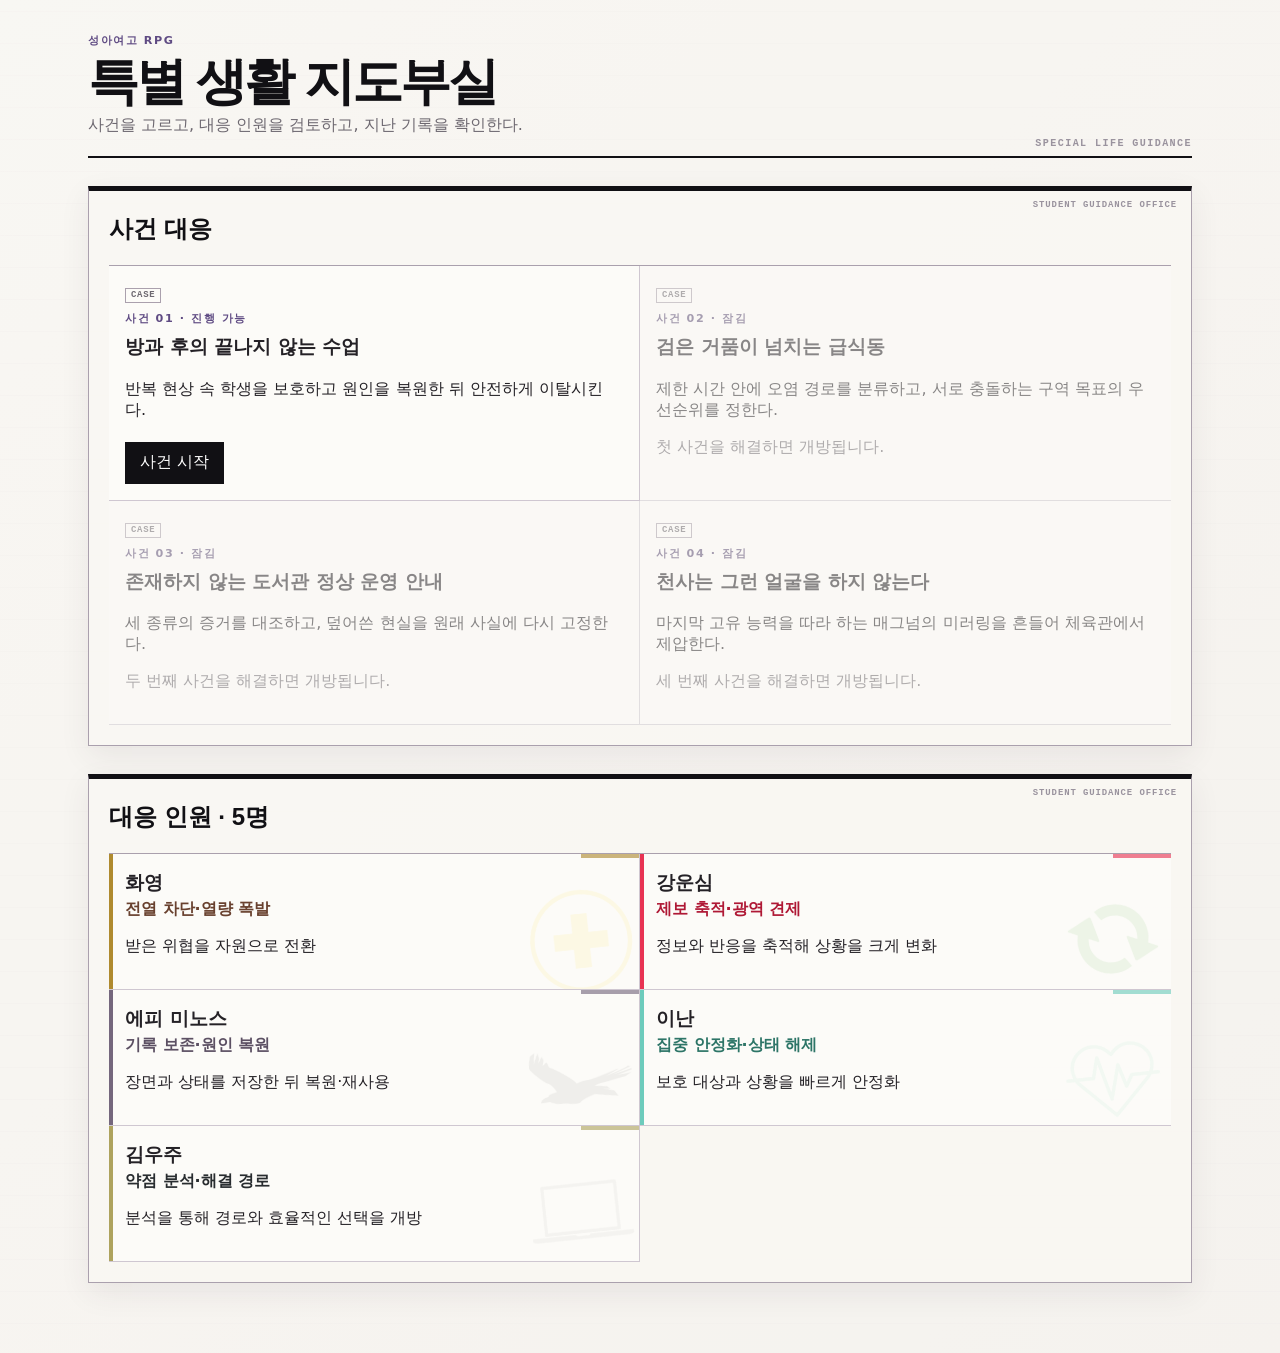
<file: src/index.html>
<!doctype html><html lang="ko"><head><meta charset="UTF-8"><meta name="viewport" content="width=device-width,initial-scale=1"><title>성아여고 RPG · 특별 생활 지도부실</title><link rel="stylesheet" href="styles.css"></head><body><main class="app-shell"><header class="hero"><p class="eyebrow">성아여고 RPG</p><h1>특별 생활 지도부실</h1><p class="subtitle">사건을 고르고, 대응 인원을 검토하고, 지난 기록을 확인한다.</p></header><section id="hub"></section></main><script src="data/campaign.js"></script><script src="data/characters.js"></script><script src="data/neutral-abilities.js"></script><script src="ui-common.js"></script><script src="hub.js"></script></body></html>
</file>
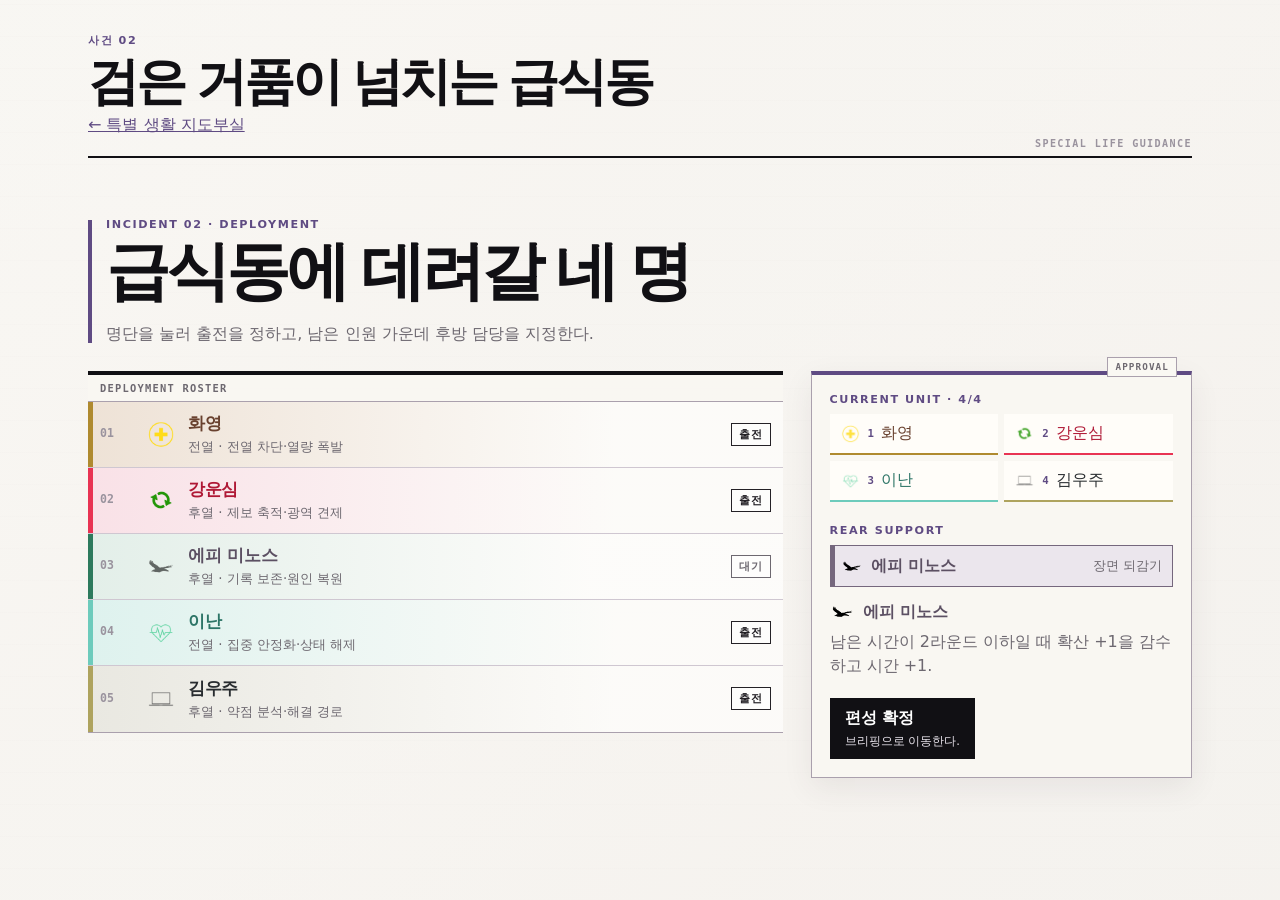
<file: src/cafeteria.html>
<!doctype html><html lang="ko"><head><meta charset="UTF-8"><meta name="viewport" content="width=device-width,initial-scale=1"><title>검은 거품이 넘치는 급식동</title><link rel="stylesheet" href="styles.css"></head><body><main class="app-shell"><header class="hero"><p class="eyebrow">사건 02</p><h1>검은 거품이 넘치는 급식동</h1><p class="subtitle"><a href="index.html">← 특별 생활 지도부실</a></p></header><section id="app"></section></main><script src="data/campaign.js"></script><script src="data/characters.js"></script><script src="data/neutral-abilities.js"></script><script src="data/cafeteria-incident.js"></script><script src="cafeteria-engine.js"></script><script src="ui-common.js"></script><script src="cafeteria-app.js"></script></body></html>
</file>
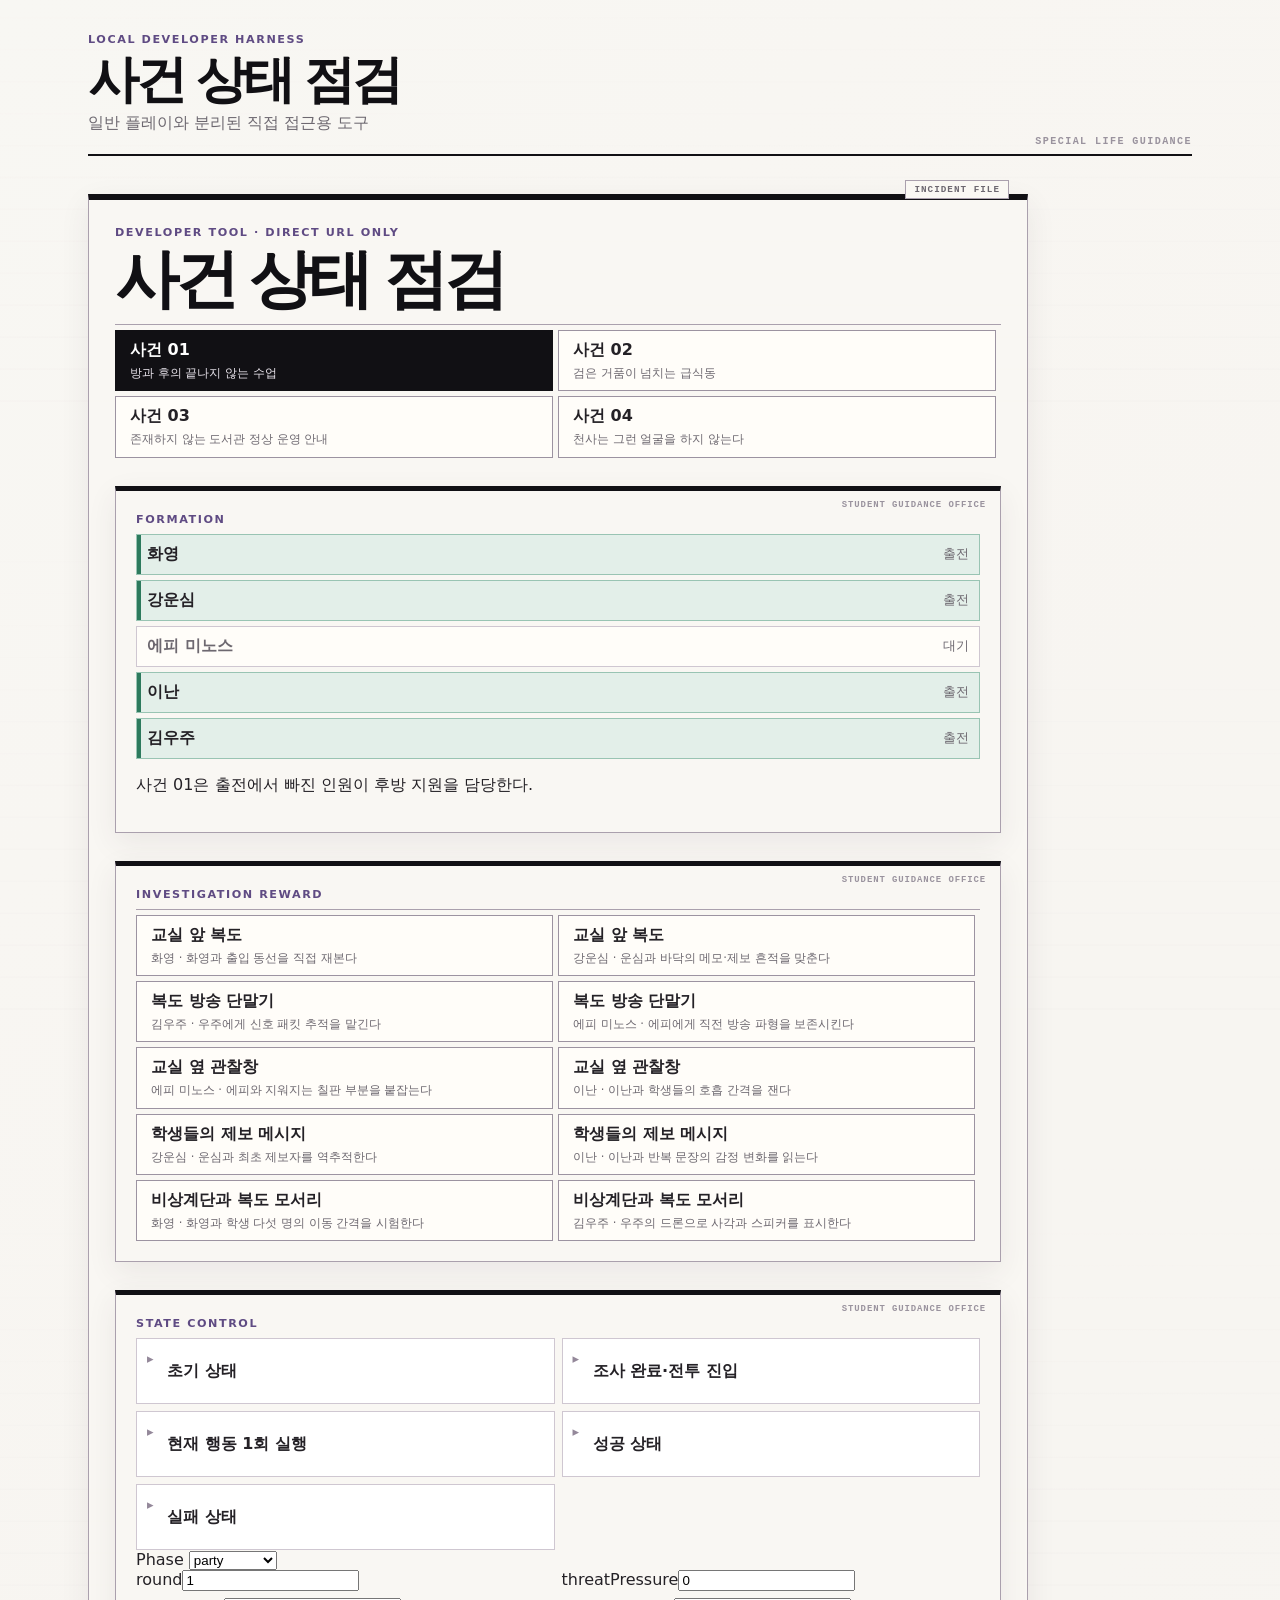
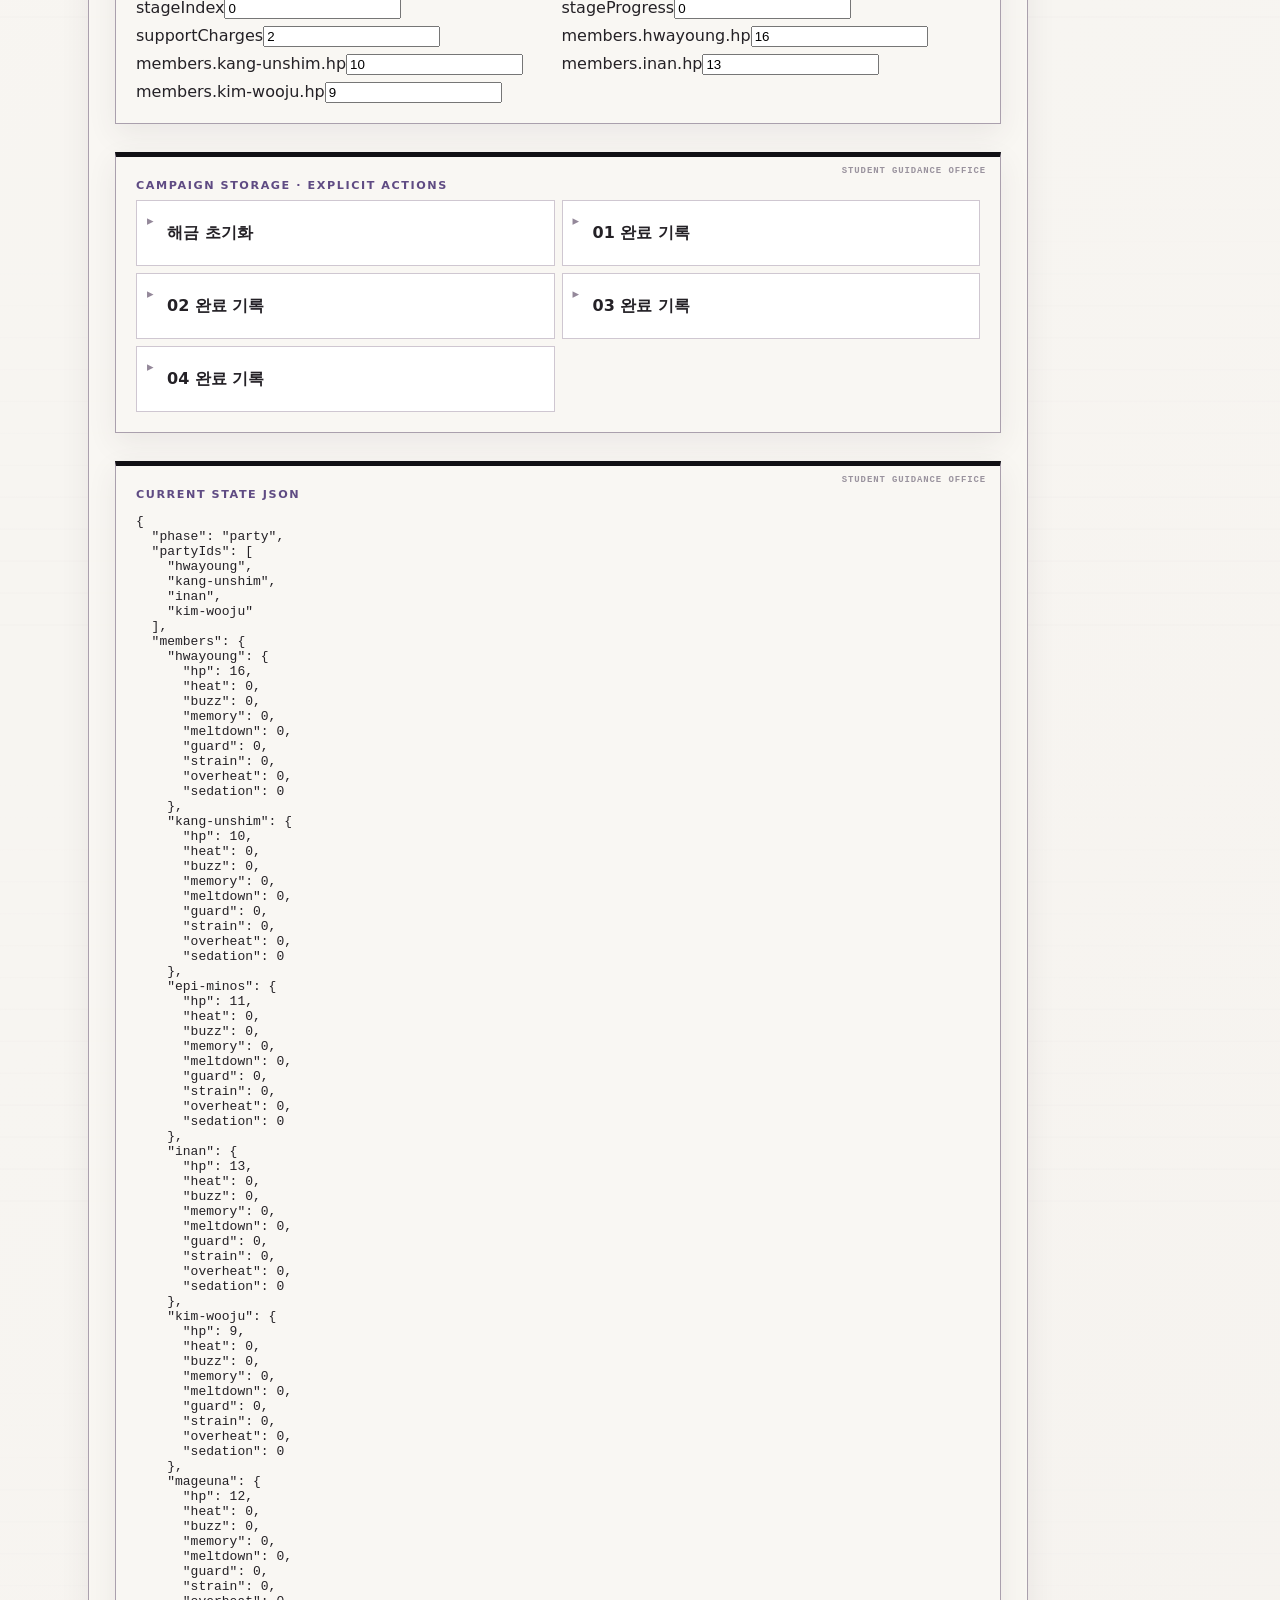
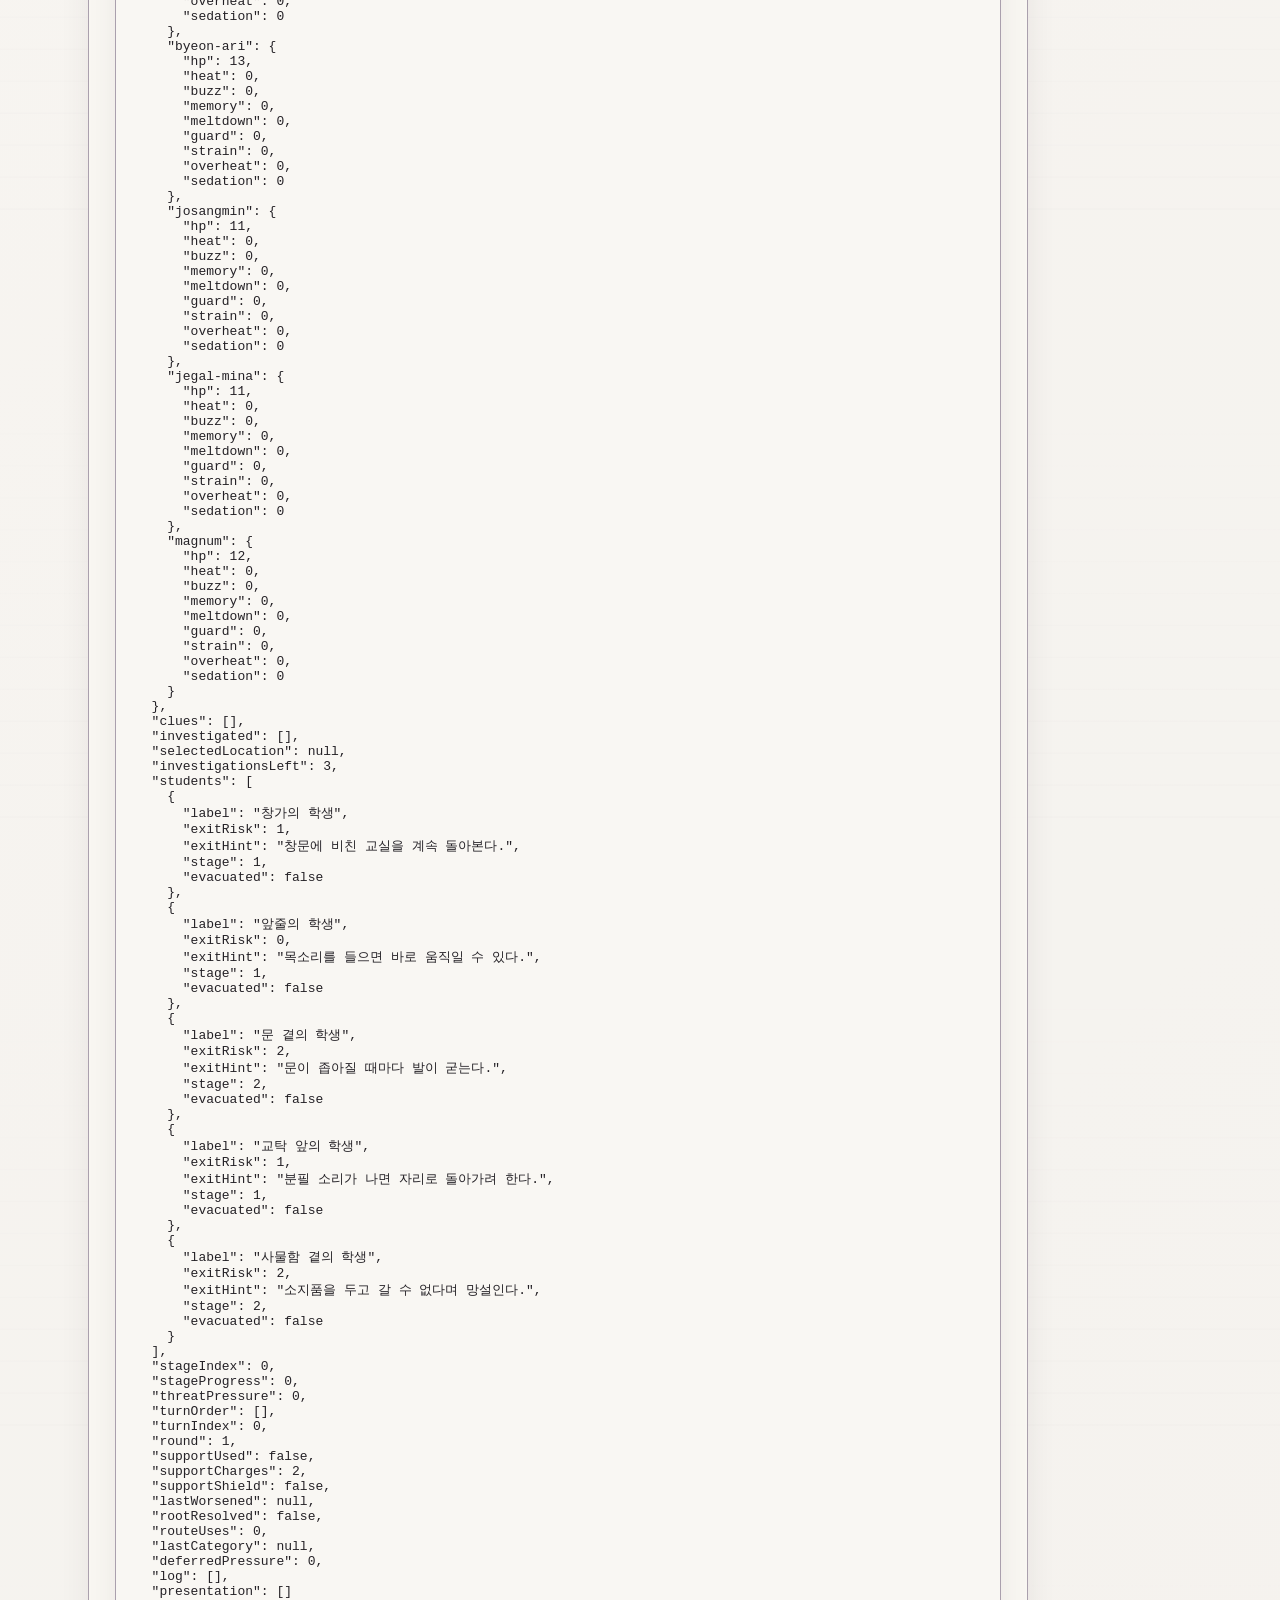
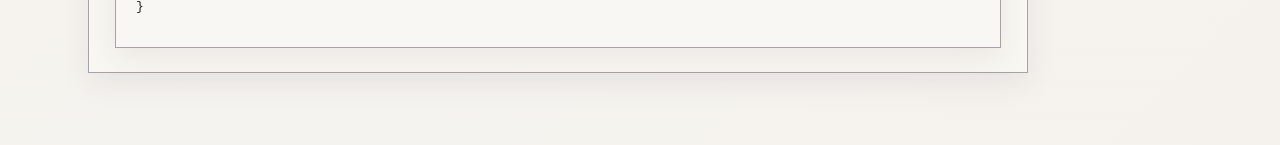
<file: src/debug.html>
<!doctype html><html lang="ko"><head><meta charset="UTF-8"><meta name="viewport" content="width=device-width,initial-scale=1"><title>성아여고 RPG · 개발 점검</title><link rel="stylesheet" href="styles.css"></head><body><main class="app-shell"><header class="hero"><p class="eyebrow">LOCAL DEVELOPER HARNESS</p><h1>사건 상태 점검</h1><p class="subtitle">일반 플레이와 분리된 직접 접근용 도구</p></header><section id="debug-app"></section></main><script src="data/campaign.js"></script><script src="data/characters.js"></script><script src="data/neutral-abilities.js"></script><script src="data/tutorial-endless-classroom.js"></script><script src="data/cafeteria-incident.js"></script><script src="data/library-incident.js"></script><script src="data/magnum-incident.js"></script><script src="engine.js"></script><script src="cafeteria-engine.js"></script><script src="library-engine.js"></script><script src="magnum-engine.js"></script><script src="ui-common.js"></script><script src="debug-adapters.js"></script><script src="debug-app.js"></script></body></html>
</file>
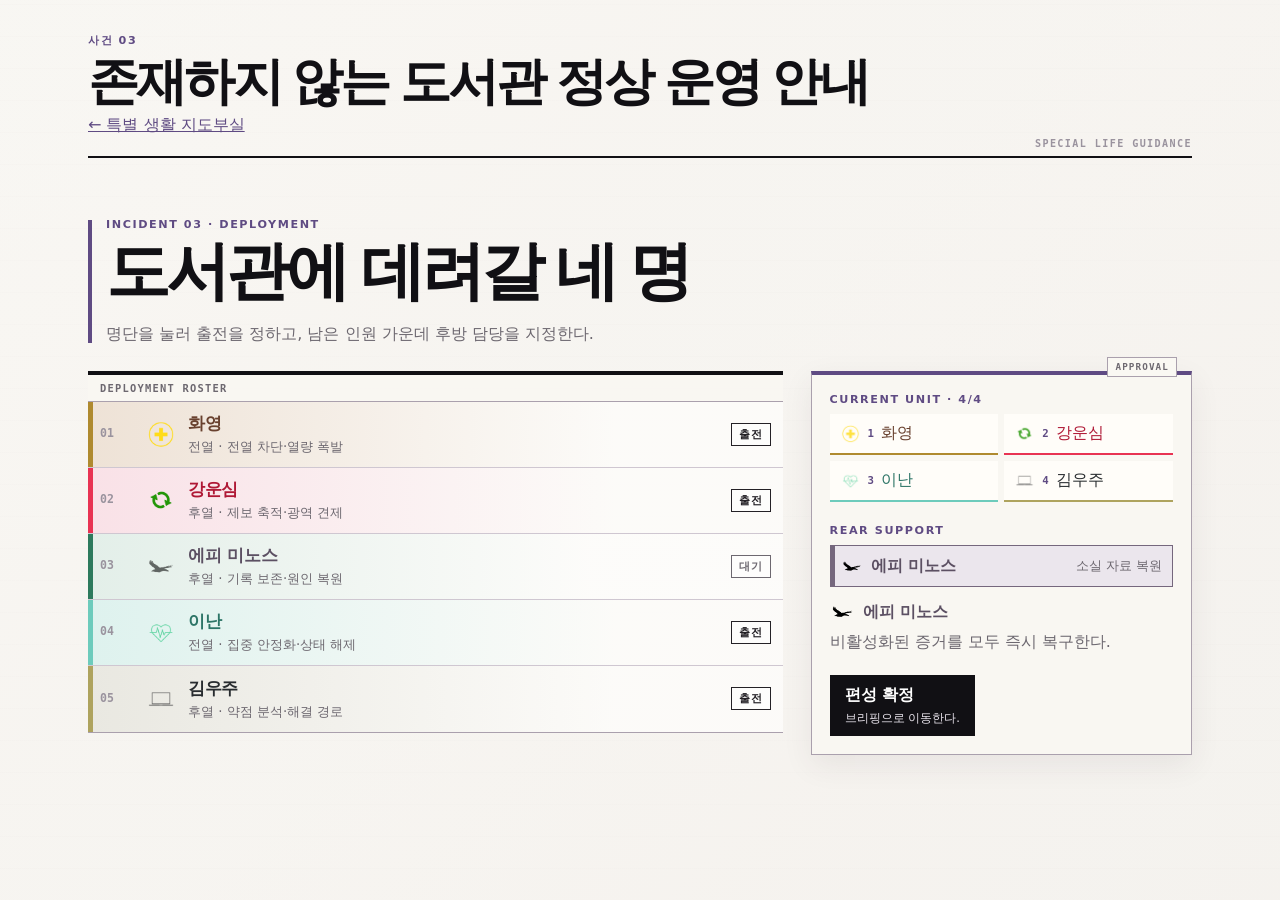
<file: src/library.html>
<!doctype html><html lang="ko"><head><meta charset="UTF-8"><meta name="viewport" content="width=device-width,initial-scale=1"><title>존재하지 않는 도서관 정상 운영 안내</title><link rel="stylesheet" href="styles.css"></head><body><main class="app-shell"><header class="hero"><p class="eyebrow">사건 03</p><h1>존재하지 않는 도서관 정상 운영 안내</h1><p class="subtitle"><a href="index.html">← 특별 생활 지도부실</a></p></header><section id="app"></section></main><script src="data/campaign.js"></script><script src="data/characters.js"></script><script src="data/neutral-abilities.js"></script><script src="data/library-incident.js"></script><script src="library-engine.js"></script><script src="ui-common.js"></script><script src="library-app.js"></script></body></html>
</file>
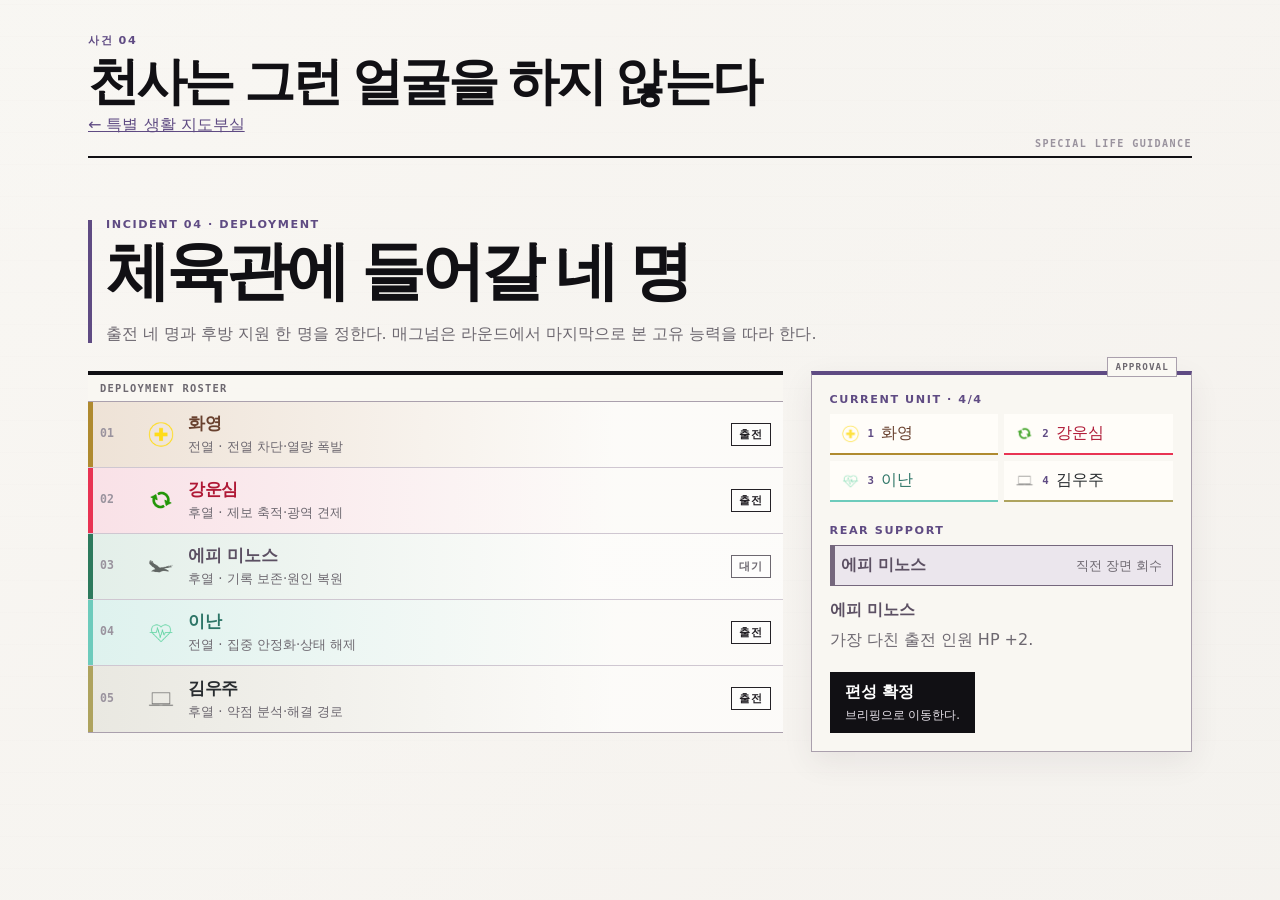
<file: src/magnum.html>
<!doctype html><html lang="ko"><head><meta charset="UTF-8"><meta name="viewport" content="width=device-width,initial-scale=1"><title>천사는 그런 얼굴을 하지 않는다</title><link rel="stylesheet" href="styles.css"></head><body><main class="app-shell"><header class="hero"><p class="eyebrow">사건 04</p><h1>천사는 그런 얼굴을 하지 않는다</h1><p class="subtitle"><a href="index.html">← 특별 생활 지도부실</a></p></header><section id="app"></section></main><script src="data/campaign.js"></script><script src="data/characters.js"></script><script src="data/neutral-abilities.js"></script><script src="data/magnum-incident.js"></script><script src="magnum-engine.js"></script><script src="ui-common.js"></script><script src="magnum-app.js"></script></body></html>
</file>
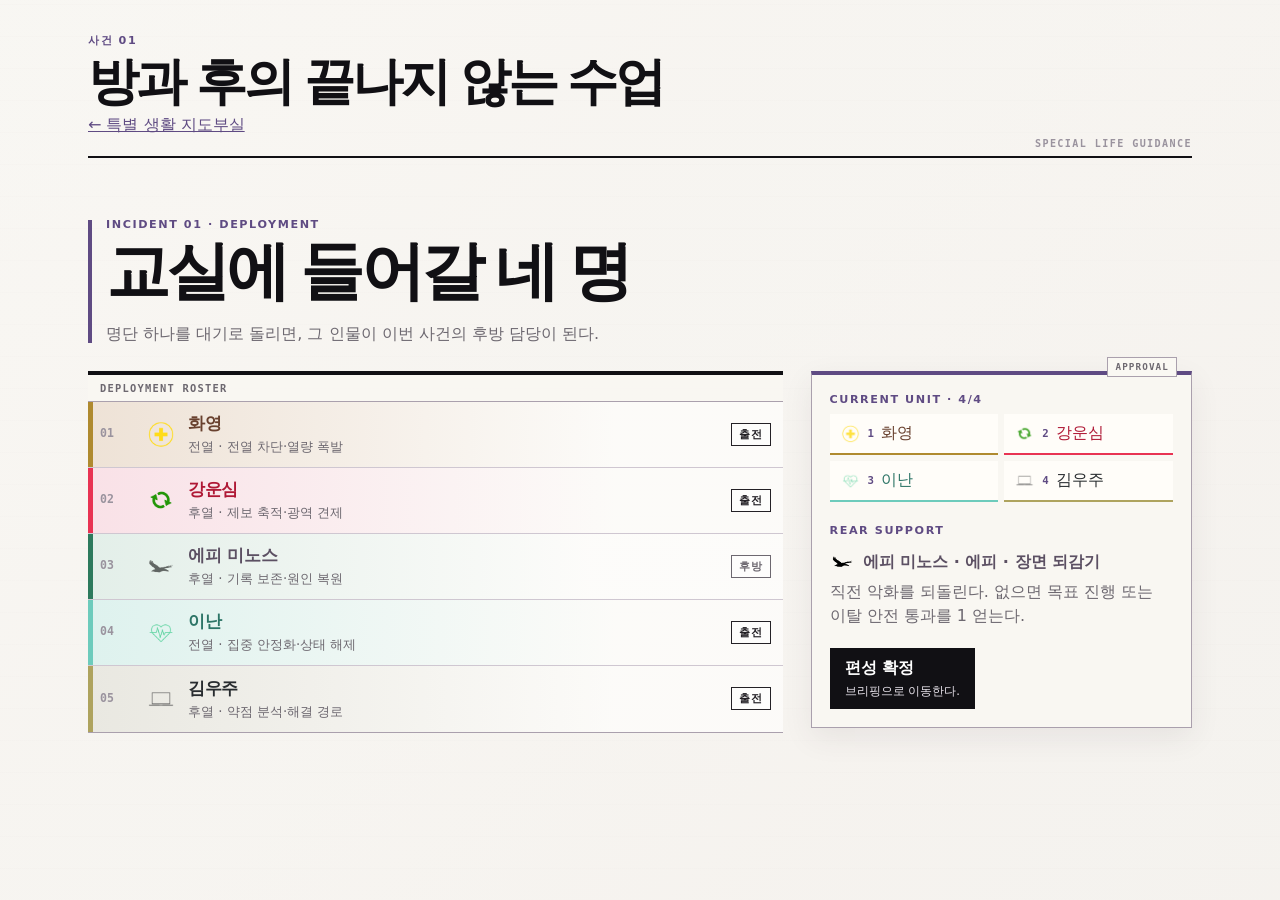
<file: src/tutorial.html>
<!doctype html><html lang="ko"><head><meta charset="UTF-8"><meta name="viewport" content="width=device-width,initial-scale=1"><title>방과 후의 끝나지 않는 수업</title><link rel="stylesheet" href="styles.css"></head><body><main class="app-shell"><header class="hero"><p class="eyebrow">사건 01</p><h1>방과 후의 끝나지 않는 수업</h1><p class="subtitle"><a href="index.html">← 특별 생활 지도부실</a></p></header><section id="app"></section></main><script src="data/campaign.js"></script><script src="data/characters.js"></script><script src="data/neutral-abilities.js"></script><script src="data/tutorial-endless-classroom.js"></script><script src="engine.js"></script><script src="ui-common.js"></script><script src="app.js"></script></body></html>
</file>
<file: src/styles.css>
:root{
  color-scheme: light;
  font-family: Pretendard,"Malgun Gothic",system-ui,-apple-system,BlinkMacSystemFont,"Segoe UI",sans-serif;

  --paper:#f3f0ea;
  --paper-2:#faf8f3;
  --paper-3:#ece7de;
  --ink:#242126;
  --ink-strong:#111014;
  --muted:#6d6870;
  --muted-2:#9a939e;
  --line:#cfc7d1;
  --line-dark:#aaa0ad;

  --school:#5f4b83;
  --school-2:#7b67a1;
  --school-soft:#ece6f3;

  --danger:#d23c58;
  --danger-soft:#f8e2e7;
  --warning:#b97917;
  --warning-soft:#fbefd7;
  --safe:#2d7a5d;
  --safe-soft:#e3efe9;
  --resource:#2f7e91;
  --resource-soft:#e2f0f3;

  --shadow:0 10px 28px rgba(62,48,68,.08);
  --shadow-strong:0 18px 42px rgba(62,48,68,.13);
}

*{box-sizing:border-box}
html{background:var(--paper)}
body{
  margin:0;
  min-width:320px;
  min-height:100vh;
  color:var(--ink);
  background:
    linear-gradient(rgba(255,255,255,.35),rgba(255,255,255,.35)),
    repeating-linear-gradient(
      0deg,
      transparent 0,
      transparent 31px,
      rgba(92,76,99,.035) 32px
    ),
    linear-gradient(135deg,#f5f2ec 0%,#efebe5 100%);
}

button{font:inherit}
a{color:var(--school)}
button,a{outline-color:var(--school)}

.app-shell{
  max-width:1160px;
  margin:auto;
  padding:26px 28px 72px;
}

.hero{
  position:relative;
  padding:7px 0 20px;
  border-bottom:2px solid var(--ink-strong);
}
.hero:after{
  content:"SPECIAL LIFE GUIDANCE";
  position:absolute;
  right:0;
  bottom:7px;
  color:var(--muted-2);
  font:800 .63rem/1 ui-monospace,SFMono-Regular,Consolas,monospace;
  letter-spacing:.14em;
}
.hero h1{
  margin:2px 0 0;
  color:var(--ink-strong);
  font:900 clamp(1.75rem,4vw,3.2rem)/1 Pretendard,"Malgun Gothic",sans-serif;
  letter-spacing:-.055em;
}
.hero .subtitle{margin:8px 0 0;color:var(--muted)}

.eyebrow,.chapter{
  margin:0 0 8px;
  color:var(--school);
  font-size:.7rem;
  font-weight:900;
  letter-spacing:.14em;
  text-transform:uppercase;
}
.subtitle,.muted{color:var(--muted)}
#app{position:relative}

.screen-heading{
  position:relative;
  max-width:820px;
  margin:34px 0 24px;
  padding-left:18px;
}
.screen-heading:before{
  content:"";
  position:absolute;
  left:0;
  top:2px;
  bottom:4px;
  width:4px;
  background:var(--school);
}
.screen-heading h1,
.story-screen h1,
.transition-screen h1,
.ending-screen h1{
  margin:0 0 12px;
  color:var(--ink-strong);
  font:900 clamp(2rem,5vw,4rem)/1.01 Pretendard,"Malgun Gothic",sans-serif;
  letter-spacing:-.06em;
}
.screen-heading>p:last-child,
.story-copy,
.transition-screen>p,
.result-line{
  color:var(--muted);
  line-height:1.72;
}

.formation-screen,
.investigation-screen,
.story-screen,
.transition-screen,
.ending-screen,
.combat-screen{
  margin-top:10px;
  padding-top:16px;
}

/* ---------- deployment / roster ---------- */

.formation-layout{
  display:grid;
  grid-template-columns:minmax(0,1.42fr) minmax(300px,.78fr);
  gap:28px;
  align-items:start;
}

.roster-list{
  position:relative;
  border-top:4px solid var(--ink-strong);
  border-bottom:1px solid var(--line-dark);
  background:rgba(250,248,243,.88);
}
.roster-list:before{
  content:"DEPLOYMENT ROSTER";
  display:block;
  padding:8px 12px 7px;
  border-bottom:1px solid var(--line-dark);
  color:var(--muted);
  font:900 .65rem/1 ui-monospace,SFMono-Regular,Consolas,monospace;
  letter-spacing:.12em;
}
.roster-row{
  display:grid;
  grid-template-columns:42px 1fr auto;
  align-items:center;
  width:100%;
  min-height:66px;
  padding:9px 12px;
  border:0;
  border-bottom:1px solid var(--line);
  background:
    linear-gradient(90deg,transparent 0,transparent 99%,rgba(40,33,45,.05) 100%);
  color:var(--muted);
  text-align:left;
  cursor:pointer;
  transition:.14s ease;
}
.roster-row:last-child{border-bottom:0}
.roster-row:hover{
  color:var(--ink);
  background:#f8f5ef;
}
.roster-row.selected{
  color:var(--ink);
  box-shadow:inset 5px 0 var(--school);
  background:linear-gradient(90deg,var(--school-soft),rgba(255,255,255,.6) 72%);
}
.roster-row.rear{
  box-shadow:inset 5px 0 var(--safe);
  background:linear-gradient(90deg,var(--safe-soft),rgba(255,255,255,.6) 72%);
}
.roster-index{
  color:var(--muted-2);
  font:900 .72rem/1 ui-monospace,SFMono-Regular,Consolas,monospace;
}
.roster-name{display:grid;gap:3px}
.roster-name strong{
  color:var(--ink-strong);
  font-size:1.05rem;
  letter-spacing:-.015em;
}
.roster-name small{color:var(--muted)}
.roster-state{
  padding:4px 7px 3px;
  border:1px solid currentColor;
  background:rgba(255,255,255,.55);
  font-size:.66rem;
  font-weight:900;
  letter-spacing:.07em;
}

.formation-summary{
  position:sticky;
  top:16px;
  align-self:start;
  padding:18px;
  border:1px solid var(--line-dark);
  border-top:4px solid var(--school);
  background:rgba(250,248,243,.94);
  box-shadow:var(--shadow);
}
.formation-summary:before{
  content:"APPROVAL";
  position:absolute;
  right:14px;
  top:-18px;
  padding:4px 7px;
  border:1px solid var(--line-dark);
  background:var(--paper-2);
  color:var(--muted);
  font:900 .58rem/1 ui-monospace,SFMono-Regular,Consolas,monospace;
  letter-spacing:.12em;
}
.party-ribbon{
  display:grid;
  grid-template-columns:1fr 1fr;
  gap:6px;
  margin:0 0 22px;
}
.party-ribbon span{
  display:flex;
  align-items:center;
  gap:8px;
  min-height:40px;
  padding:9px 10px;
  border-bottom:2px solid var(--line-dark);
  background:#fffdf9;
}
.party-ribbon b{
  color:var(--school);
  font:900 .67rem ui-monospace,SFMono-Regular,Consolas,monospace;
}

.support-picks{
  display:grid;
  gap:5px;
}
.support-pick{
  display:flex;
  justify-content:space-between;
  gap:12px;
  padding:9px 10px;
  border:1px solid var(--line);
  background:#fffdf9;
  color:var(--muted);
  text-align:left;
  cursor:pointer;
}
.support-pick.selected{
  color:var(--ink);
  border-color:#99c4b3;
  background:var(--safe-soft);
  box-shadow:inset 4px 0 var(--safe);
}
.support-pick small{color:var(--muted)}
.support-brief{
  display:grid;
  gap:6px;
  margin-top:12px;
  color:var(--muted);
  line-height:1.46;
}
.support-brief strong{color:var(--ink-strong)}

/* ---------- buttons ---------- */

.action-button{
  display:inline-flex;
  flex-direction:column;
  justify-content:center;
  min-height:42px;
  margin:5px 5px 0 0;
  padding:9px 14px;
  border:1px solid #9c93a1;
  border-radius:0;
  background:#fffdf9;
  color:var(--ink);
  text-align:left;
  text-decoration:none;
  cursor:pointer;
  transition:.13s ease;
}
.action-button:hover:not(:disabled){
  border-color:var(--school);
  background:var(--school-soft);
  transform:translateY(-1px);
}
.action-button:disabled{
  opacity:.34;
  cursor:not-allowed;
  filter:saturate(.45);
}
.action-button.primary{
  border-color:var(--ink-strong);
  background:var(--ink-strong);
  color:#fff;
}
.action-button.primary:hover:not(:disabled){
  background:var(--school);
  border-color:var(--school);
}
.action-button small{
  display:block;
  max-width:330px;
  margin-top:4px;
  color:var(--muted);
  font-size:.72rem;
  font-weight:500;
  line-height:1.42;
}
.action-button.primary small{color:#e9e4ec}
.story-command,.ending-commands{
  margin-top:24px;
  padding-top:16px;
  border-top:1px solid var(--line-dark);
}

/* ---------- story / briefing ---------- */

.story-screen,.transition-screen,.ending-screen{
  position:relative;
  max-width:940px;
  margin-top:38px;
  padding:26px 26px 24px;
  border:1px solid var(--line-dark);
  border-top:6px solid var(--ink-strong);
  background:rgba(250,248,243,.9);
  box-shadow:var(--shadow);
}
.story-screen:before,
.transition-screen:before,
.ending-screen:before{
  content:"INCIDENT FILE";
  position:absolute;
  top:-20px;
  right:18px;
  padding:4px 8px;
  border:1px solid var(--line-dark);
  background:var(--paper-2);
  color:var(--muted);
  font:900 .58rem/1 ui-monospace,SFMono-Regular,Consolas,monospace;
  letter-spacing:.11em;
}
.story-copy{max-width:780px;font-size:1.04rem}

.dialogue-list{
  display:grid;
  gap:5px;
  margin:24px 0;
}
.dialogue-list blockquote{
  display:grid;
  grid-template-columns:145px 1fr;
  gap:18px;
  margin:0;
  padding:11px 13px;
  border-left:4px solid var(--school);
  border-bottom:1px solid var(--line);
  background:rgba(255,255,255,.5);
  line-height:1.55;
}
.dialogue-list blockquote strong{color:var(--school)}
.dialogue-list blockquote span{color:var(--ink)}
.dialogue-list blockquote.off-field{
  border-left-color:var(--safe);
  background:var(--safe-soft);
}
.dialogue-list blockquote.off-field strong{color:var(--safe)}
.dialogue-list.compact blockquote{padding:9px 11px}

/* ---------- exploration ---------- */

.investigation-meter{
  display:flex;
  align-items:end;
  justify-content:space-between;
  margin:0 0 10px;
  padding:12px 4px;
  border-top:4px solid var(--ink-strong);
  border-bottom:1px solid var(--line-dark);
  color:var(--muted);
}
.investigation-meter strong{font-size:.9rem}
.investigation-meter b{
  color:var(--ink-strong);
  font-size:1.55rem;
}

.scene-list{
  display:grid;
  gap:0;
  border-top:1px solid var(--line-dark);
}
.scene-choice{
  display:grid;
  grid-template-columns:44px minmax(175px,.42fr) 1fr auto;
  gap:18px;
  align-items:center;
  min-height:78px;
  padding:14px 10px;
  border:0;
  border-bottom:1px solid var(--line);
  background:rgba(255,255,255,.42);
  color:var(--ink);
  text-align:left;
  cursor:pointer;
  transition:.13s ease;
}
.scene-choice:hover:not(:disabled){
  background:#fbf8f2;
  box-shadow:inset 5px 0 var(--school);
}
.scene-choice>span{
  color:var(--muted-2);
  font:900 .73rem ui-monospace,SFMono-Regular,Consolas,monospace;
}
.scene-choice strong{font-size:1.07rem}
.scene-choice small{color:var(--muted);line-height:1.43}
.scene-choice i{
  color:var(--school);
  font-size:.77rem;
  font-style:normal;
  font-weight:900;
}
.scene-choice:disabled{opacity:.37}

.evidence-strip{
  position:relative;
  margin:24px 0;
  padding:16px 16px 14px 18px;
  border:1px dashed var(--line-dark);
  background:#faf7f0;
}
.evidence-strip:before{
  content:"ATTACHED NOTE";
  position:absolute;
  top:-9px;
  left:14px;
  padding:0 6px;
  background:var(--paper);
  color:var(--muted-2);
  font:900 .57rem/1 ui-monospace,SFMono-Regular,Consolas,monospace;
  letter-spacing:.1em;
}
.evidence-strip ul{
  display:grid;
  gap:8px;
  margin:0;
  padding:0;
  list-style:none;
}
.evidence-strip li{
  display:grid;
  grid-template-columns:minmax(140px,.3fr) 1fr;
  gap:15px;
}
.evidence-strip li strong{color:var(--ink-strong)}
.evidence-strip li span{color:var(--muted)}

.approach-prompt{
  margin:25px 0 8px;
  color:var(--ink-strong);
  font-size:1.14rem;
  font-weight:900;
}
.approach-list{
  display:grid;
  gap:0;
  border-top:1px solid var(--line-dark);
}
.approach-choice{
  display:grid;
  grid-template-columns:110px minmax(165px,.45fr) 1fr;
  gap:15px;
  align-items:start;
  width:100%;
  padding:18px 10px;
  border:0;
  border-bottom:1px solid var(--line);
  background:rgba(255,255,255,.42);
  color:var(--ink);
  text-align:left;
  cursor:pointer;
  transition:.13s ease;
}
.approach-choice:hover:not(:disabled){
  background:#fbf8f2;
  box-shadow:inset 5px 0 var(--school);
}
.approach-who{
  color:var(--school);
  font-weight:900;
}
.approach-choice>span:nth-of-type(2){
  color:var(--muted);
  line-height:1.48;
}
.approach-choice em{
  grid-column:2/4;
  color:#845f17;
  font-size:.77rem;
  font-style:normal;
  font-weight:900;
}
.quiet-command{margin-top:16px}

/* ---------- combat: incident board ---------- */

.combat-screen{
  display:grid;
  grid-template-columns:minmax(0,1.18fr) minmax(290px,.82fr);
  grid-template-areas:
    "track track"
    "actor danger"
    "mission danger"
    "command command"
    "field party"
    "support support";
  gap:10px 14px;
}

.stage-track{
  grid-area:track;
  display:flex;
  gap:20px;
  margin:0;
  padding:9px 12px;
  border-top:4px solid var(--ink-strong);
  border-bottom:1px solid var(--line-dark);
  background:rgba(250,248,243,.78);
  overflow-x:auto;
}
.stage-track span{
  position:relative;
  white-space:nowrap;
  color:var(--muted-2);
  font-size:.71rem;
  font-weight:900;
  letter-spacing:.03em;
}
.stage-track span+span:before{
  content:"/";
  position:absolute;
  left:-13px;
  color:#bcb3c0;
}
.stage-track .current{color:var(--school)}
.stage-track .done{color:var(--safe)}

.actor-focus{
  grid-area:actor;
  position:relative;
  overflow:hidden;
  min-height:154px;
  padding:23px 24px 20px;
  border:1px solid var(--line-dark);
  border-left:8px solid var(--school);
  background:#fffdf9;
  box-shadow:var(--shadow);
}
.actor-focus:before{
  content:"ACTIVE UNIT";
  position:absolute;
  right:16px;
  top:14px;
  color:var(--muted-2);
  font:900 .6rem/1 ui-monospace,SFMono-Regular,Consolas,monospace;
  letter-spacing:.12em;
}
.actor-focus p{
  margin:0;
  color:var(--muted);
  font-size:.71rem;
  font-weight:900;
  letter-spacing:.08em;
}
.actor-focus h1{
  margin:9px 0 5px;
  color:var(--ink-strong);
  font:900 clamp(2.55rem,6vw,4.9rem)/.94 Pretendard,"Malgun Gothic",sans-serif;
  letter-spacing:-.075em;
}
.actor-focus>span{color:var(--muted)}

.danger-line{
  grid-area:danger;
  display:grid;
  grid-template-columns:1fr;
  align-content:start;
  border:1px solid #dfb3bd;
  border-top:6px solid var(--danger);
  background:var(--danger-soft);
}
.danger-line>div{
  display:flex;
  align-items:end;
  justify-content:space-between;
  gap:10px;
  padding:13px 14px 10px;
  text-align:left;
}
.danger-line>div+div{border-top:1px solid #e3bec6}
.danger-line>div span{
  color:#8f626a;
  font-size:.67rem;
  font-weight:900;
  letter-spacing:.08em;
}
.danger-line>div strong{
  color:var(--danger);
  font-size:2.05rem;
  line-height:1;
}
.danger-line>div small{font-size:.8rem}
.danger-line>p{
  display:grid;
  gap:5px;
  margin:0;
  padding:13px 14px;
  border-top:1px solid #e3bec6;
  border-bottom:1px solid #e3bec6;
  color:#6f4d54;
  line-height:1.38;
}
.danger-line>p b{
  color:#7d2335;
  font-size:1.04rem;
}
.danger-line>p small{color:#8d6c72}
.high-threat .danger-line{animation:danger-pulse .7s ease-out}

.mission-line{
  grid-area:mission;
  display:grid;
  gap:7px;
  padding:16px 18px;
  border:1px solid var(--line-dark);
  border-left:8px solid var(--warning);
  background:#fffaf0;
}
.mission-line strong{
  color:var(--ink-strong);
  font-size:1.3rem;
}
.mission-line strong b{color:var(--warning)}
.mission-line span{color:var(--muted)}
.mission-line em{
  color:var(--safe);
  font-style:normal;
  font-weight:900;
}

.command-section{
  grid-area:command;
  position:relative;
  padding:18px;
  border:1px solid var(--line-dark);
  border-top:6px solid var(--ink-strong);
  background:#fffdf9;
  box-shadow:var(--shadow);
}
.command-section:before{
  content:"SELECT ACTION";
  position:absolute;
  right:16px;
  top:12px;
  color:var(--muted-2);
  font:900 .6rem/1 ui-monospace,SFMono-Regular,Consolas,monospace;
  letter-spacing:.1em;
}
.command-menu{
  display:grid;
  grid-template-columns:repeat(2,minmax(0,1fr));
  gap:7px;
}
.command-menu .action-button{
  position:relative;
  width:100%;
  min-height:66px;
  margin:0;
  padding:11px 14px 11px 30px;
  border:1px solid var(--line);
  background:#fff;
}
.command-menu .action-button:before{
  content:"▸";
  position:absolute;
  left:10px;
  top:12px;
  color:#94889a;
  font-size:.82rem;
  font-weight:900;
}
.command-menu .action-button:hover:not(:disabled){
  border-color:var(--school);
  background:#f7f1fa;
}
.command-menu .action-button.primary{
  border-color:#b27a1d;
  background:#fff5df;
  color:#6b4710;
}
.command-menu .action-button.primary:before{color:var(--warning)}

.field-state{
  grid-area:field;
}
.party-status{
  grid-area:party;
}
.field-state,.party-status{
  margin:0;
  padding:15px;
  border:1px solid var(--line-dark);
  background:rgba(250,248,243,.82);
}

.student-line,.route-line{
  display:grid;
  grid-template-columns:repeat(3,minmax(0,1fr));
  gap:6px;
}
.student,.route{
  display:flex;
  justify-content:space-between;
  gap:10px;
  min-height:52px;
  padding:10px;
  border:1px solid var(--line);
  background:#fffdf9;
}
.student span,.route{display:grid}
.student small,.route span{
  color:var(--muted);
  font-size:.71rem;
}
.student.evacuated,.route.sealed{
  border-color:#b1d7c8;
  background:var(--safe-soft);
  color:#175d47;
}
.stage-0{color:#28745b}
.stage-1{color:#946e17}
.stage-2{color:#ad5b27}
.stage-3{color:var(--danger)}

.party-status-rail{
  display:grid;
  grid-template-columns:repeat(2,minmax(0,1fr));
  gap:6px;
}
.member{
  padding:10px;
  border:1px solid var(--line);
  background:#fffdf9;
}
.member.active{
  border-color:#a999bb;
  background:var(--school-soft);
  box-shadow:inset 0 4px var(--school);
}
.member.incapacitated{
  opacity:.48;
  background:#f3e8eb;
}
.member small{color:var(--muted)}

.hp-bar{
  height:6px;
  margin:8px 0;
  background:#ddd7df;
  overflow:hidden;
}
.hp-bar i{
  display:block;
  height:100%;
  background:var(--safe);
  transition:width .25s ease;
}
.member.incapacitated .hp-bar i{background:var(--danger)}

.support-call{
  grid-area:support;
  display:flex;
  justify-content:space-between;
  gap:18px;
  align-items:center;
  margin:0;
  padding:15px 17px;
  border:1px solid #aecfbe;
  border-left:8px solid var(--safe);
  background:var(--safe-soft);
}
.support-call>div{display:grid;gap:4px}
.support-call>div span,.support-call>div small{color:#587065}
.support-call .eyebrow{color:var(--safe)}

/* ---------- presentation / dialogue ---------- */

.presentation-layer{
  position:sticky;
  top:10px;
  z-index:40;
  display:grid;
  grid-template-columns:118px minmax(0,1fr) auto;
  gap:16px;
  align-items:center;
  min-height:108px;
  margin:10px 0 7px;
  padding:17px 18px;
  border:1px solid var(--line-dark);
  border-left:10px solid var(--school);
  border-bottom:4px solid var(--ink-strong);
  background:rgba(255,253,249,.98);
  box-shadow:var(--shadow-strong);
  backdrop-filter:blur(8px);
  animation:scene-enter .18s ease-out;
}
.presentation-layer:after{
  content:"";
  position:absolute;
  left:0;
  right:0;
  top:0;
  height:3px;
  background:repeating-linear-gradient(90deg,var(--line-dark) 0 16px,transparent 16px 24px);
  opacity:.45;
}
.presentation-kind,
.presentation-layer>span{
  align-self:start;
  padding-top:4px;
  color:var(--school);
  font-size:.72rem;
  font-weight:900;
  letter-spacing:.07em;
}
.presentation-body{
  color:var(--ink);
  font-size:1.04rem;
  line-height:1.62;
}
.presentation-body>strong,
.presentation-layer>strong{
  display:block;
  color:var(--ink-strong);
  line-height:1.55;
}
.presentation-body ul{
  display:grid;
  gap:6px;
  margin:0;
  padding:0;
  list-style:none;
}
.presentation-body li{
  position:relative;
  padding-left:16px;
}
.presentation-body li:before{
  content:"▸";
  position:absolute;
  left:0;
  color:var(--resource);
}
.presentation-next{
  align-self:end;
  padding:8px 9px 6px;
  border:0;
  border-bottom:1px solid currentColor;
  background:transparent;
  color:var(--school);
  font-size:.74rem;
  font-weight:900;
  cursor:pointer;
}
.presentation-next:hover{color:#3e2d5a}
.presentation-next b{font-size:1.1rem}

.presentation-layer.dialogue{background:#fffdf9}
.presentation-layer.effect{
  border-left-color:var(--resource);
  background:var(--resource-soft);
}
.presentation-layer.effect .presentation-kind,
.presentation-layer.effect>span{color:var(--resource)}
.presentation-layer.tone-warning{
  border-left-color:var(--warning);
  background:var(--warning-soft);
}
.presentation-layer.tone-warning .presentation-kind,
.presentation-layer.tone-warning>span,
.presentation-layer.tone-warning .presentation-body li:before{color:var(--warning)}
.presentation-layer.tone-damage,
.presentation-layer.tone-danger{
  border-left-color:var(--danger);
  background:var(--danger-soft);
}
.presentation-layer.tone-damage .presentation-kind,
.presentation-layer.tone-danger .presentation-kind,
.presentation-layer.tone-damage>span,
.presentation-layer.tone-danger>span,
.presentation-layer.tone-damage .presentation-body li:before,
.presentation-layer.tone-danger .presentation-body li:before{color:var(--danger)}
.presentation-layer.tone-success,
.presentation-layer.tone-recover,
.presentation-layer.tone-guard{
  border-left-color:var(--safe);
  background:var(--safe-soft);
}
.presentation-layer.tone-success .presentation-kind,
.presentation-layer.tone-recover .presentation-kind,
.presentation-layer.tone-guard .presentation-kind,
.presentation-layer.tone-success>span,
.presentation-layer.tone-recover>span,
.presentation-layer.tone-guard>span{color:var(--safe)}

/* ---------- transitions / results ---------- */

.transition-screen{
  position:relative;
  overflow:hidden;
  animation:transition-wash .34s ease-out;
}
.transition-screen:after{
  content:"";
  position:absolute;
  inset:0;
  pointer-events:none;
  background:linear-gradient(100deg,transparent,rgba(95,75,131,.08),transparent);
  transform:translateX(100%);
  animation:scene-sweep .65s ease-out;
}
.scene-consequence{
  display:flex;
  gap:24px;
  margin:22px 0;
  padding:13px 0;
  border-top:1px solid var(--line-dark);
  border-bottom:1px solid var(--line-dark);
  color:var(--ink);
}

.ending-screen{
  border-top-color:var(--safe);
}
.ending-screen:after{
  content:"RESOLVED";
  position:absolute;
  right:24px;
  top:24px;
  padding:8px 12px 7px;
  border:3px solid var(--safe);
  color:var(--safe);
  font:900 .78rem/1 ui-monospace,SFMono-Regular,Consolas,monospace;
  letter-spacing:.12em;
  transform:rotate(-5deg);
  opacity:.76;
}
.ending-screen.failure{
  border-top-color:var(--danger);
}
.ending-screen.failure:after{
  content:"WITHDRAWN";
  border-color:var(--danger);
  color:var(--danger);
}
.result-line{font-size:1.08rem}
.result-stats{
  display:flex;
  gap:0;
  margin:24px 0;
  border-top:1px solid var(--line-dark);
  border-bottom:1px solid var(--line-dark);
}
.result-stats div{
  flex:1;
  padding:12px 13px;
  border-right:1px solid var(--line);
  background:rgba(255,255,255,.38);
}
.result-stats div:last-child{border-right:0}
.result-stats dt{
  color:var(--muted);
  font-size:.69rem;
  font-weight:800;
}
.result-stats dd{
  margin:5px 0 0;
  color:var(--ink-strong);
  font-size:1.15rem;
  font-weight:900;
}

/* ---------- log ---------- */

.log-panel{
  margin-top:22px;
  border-top:1px solid var(--line-dark);
  color:var(--muted);
}
.log-panel summary{
  padding:11px 2px;
  cursor:pointer;
  font-size:.77rem;
  font-weight:900;
  letter-spacing:.03em;
  list-style:none;
}
.log-panel summary small{font-weight:500}
.log-panel ol{
  max-height:420px;
  margin:0;
  padding:0 0 10px 26px;
  overflow:auto;
}
.log-panel li{
  margin:6px 0;
  padding:4px 0 4px 9px;
  border-left:3px solid var(--line);
  color:var(--muted);
  font-size:.77rem;
  line-height:1.45;
}
.log-panel li.dialogue{
  display:grid;
  grid-template-columns:120px 1fr;
}
.log-panel li.dialogue strong{color:var(--school)}
.log-panel li.effect{
  border-left-color:#94c7d1;
  color:#526f76;
}
.log-panel li.tone-warning{
  border-left-color:var(--warning);
  color:#826019;
}
.log-panel li.tone-danger,.log-panel li.tone-damage{
  border-left-color:var(--danger);
  color:#9a3a4d;
}
.log-panel li.tone-success,.log-panel li.tone-recover,.log-panel li.tone-guard{
  border-left-color:var(--safe);
  color:#3a715d;
}

/* ---------- hub ---------- */

.panel{
  position:relative;
  margin-top:28px;
  padding:22px 20px 20px;
  border:1px solid var(--line-dark);
  border-top:5px solid var(--ink-strong);
  background:rgba(250,248,243,.9);
  box-shadow:var(--shadow);
}
.panel:before{
  content:"STUDENT GUIDANCE OFFICE";
  position:absolute;
  right:14px;
  top:10px;
  color:var(--muted-2);
  font:900 .56rem/1 ui-monospace,SFMono-Regular,Consolas,monospace;
  letter-spacing:.1em;
}
.panel h2{
  margin-top:0;
  color:var(--ink-strong);
  font-family:Pretendard,"Malgun Gothic",sans-serif;
}
.character-grid,.approach-grid{
  display:grid;
  grid-template-columns:repeat(2,minmax(0,1fr));
  gap:0;
  border-top:1px solid var(--line-dark);
}
.character-card,.approach-card{
  position:relative;
  padding:16px;
  border-right:1px solid var(--line);
  border-bottom:1px solid var(--line);
  background:rgba(255,255,255,.42);
}
.character-card:nth-child(even),
.approach-card:nth-child(even){border-right:0}
.character-card h3,.approach-card h3{margin-top:0}
.approach-card:before{
  content:"CASE";
  display:inline-block;
  margin-bottom:8px;
  padding:2px 5px;
  border:1px solid var(--line-dark);
  color:var(--muted);
  font:900 .56rem/1 ui-monospace,SFMono-Regular,Consolas,monospace;
  letter-spacing:.08em;
}
.approach-card.locked{
  opacity:.52;
  filter:grayscale(.3);
}
.role{color:var(--school);font-weight:900}
.source{color:var(--safe)}
.hint{color:var(--muted)}

/* ---------- character palettes ---------- */

.accent-hwayoung{
  --char-ink:#69412f;
  --char-accent:#af8a2f;
  --char-soft:#eee2d6;
  --char-special:#b7cf3a;
}
.accent-kang-unshim{
  --char-ink:#af1835;
  --char-accent:#e83353;
  --char-soft:#f9e1e7;
  --char-special:#2ea85b;
}
.accent-epi-minos{
  --char-ink:#5c5063;
  --char-accent:#75677d;
  --char-soft:#ebe6ed;
  --char-special:#f8f8f5;
}
.accent-inan{
  --char-ink:#2d7567;
  --char-accent:#6dcbbc;
  --char-soft:#def2ee;
  --char-special:#d2b63e;
}
.accent-kim-wooju{
  --char-ink:#282c2f;
  --char-accent:#aea35e;
  --char-soft:#e9e8e1;
  --char-special:#63cf3d;
}
.accent-mageuna{
  --char-ink:#61733f;
  --char-accent:#a4b86d;
  --char-soft:#ebf0e0;
  --char-special:#cf334b;
}
.accent-byeon-ari{
  --char-ink:#9b5a71;
  --char-accent:#e7a3bc;
  --char-soft:#fdeef4;
  --char-special:#71bdd3;
}
.accent-josangmin{
  --char-ink:#5d5068;
  --char-accent:#9a89ab;
  --char-soft:#ece7f0;
  --char-special:#4f77b8;
}
.accent-magnum{
  --char-ink:#526435;
  --char-accent:#b59a36;
  --char-soft:#f0eddc;
  --char-special:#1f1b22;
}

.actor-focus[class*=accent-]{
  border-left-color:var(--char-accent);
  background:
    linear-gradient(105deg,var(--char-soft) 0%,rgba(255,253,249,.96) 72%);
}
.actor-focus[class*=accent-]:after{
  content:"";
  position:absolute;
  right:24px;
  bottom:20px;
  width:76px;
  height:18px;
  border-top:2px solid var(--char-accent);
  border-bottom:2px solid var(--char-accent);
  opacity:.25;
}
.actor-focus[class*=accent-] h1{color:var(--char-ink)}
.actor-focus[class*=accent-]>span{color:var(--char-ink)}

.roster-row.selected[class*=accent-]{
  box-shadow:inset 5px 0 var(--char-accent);
  background:linear-gradient(90deg,var(--char-soft),rgba(255,255,255,.5) 76%);
}
.roster-row[class*=accent-] .roster-name strong,
.party-ribbon [class*=accent-],
.support-pick[class*=accent-] strong,
.support-brief[class*=accent-] strong{
  color:var(--char-ink);
}
.support-pick.selected[class*=accent-]{
  border-color:var(--char-accent);
  box-shadow:inset 4px 0 var(--char-accent);
  background:var(--char-soft);
}
.approach-choice[class*=accent-] .approach-who{color:var(--char-ink)}
.approach-choice[class*=accent-]:hover:not(:disabled){
  box-shadow:inset 5px 0 var(--char-accent);
  background:var(--char-soft);
}
.dialogue-list blockquote[class*=accent-]{
  border-left-color:var(--char-accent);
  background:linear-gradient(90deg,var(--char-soft),rgba(255,255,255,.46) 74%);
}
.dialogue-list blockquote[class*=accent-] strong{color:var(--char-ink)}

.command-section[class*=accent-]{
  border-top-color:var(--char-ink);
}
.command-section[class*=accent-] .ability-command{
  border-color:color-mix(in srgb,var(--char-accent) 58%,var(--line));
  background:#fffdf9;
}
.command-section[class*=accent-] .ability-command:before{
  color:var(--char-special);
}
.command-section[class*=accent-] .ability-command strong{
  color:var(--char-ink);
}
.command-section[class*=accent-] .ability-command:hover:not(:disabled){
  border-color:var(--char-accent);
  background:var(--char-soft);
  box-shadow:inset 4px 0 var(--char-accent);
}
.command-section[class*=accent-] .field-command{
  background:#fff;
}
.command-section[class*=accent-] .field-command:hover:not(:disabled){
  border-color:var(--char-accent);
  background:color-mix(in srgb,var(--char-soft) 56%,#fff);
}

.member[class*=accent-] strong,
.member[class*=accent-] .resource-value,
.support-call[class*=accent-]>div>strong{
  color:var(--char-ink);
}
.member.active[class*=accent-]{
  border-color:var(--char-accent);
  background:var(--char-soft);
  box-shadow:inset 0 4px var(--char-accent);
}
.resource-value{font-weight:900}

.presentation-layer.dialogue[class*=accent-]{
  border-left-color:var(--char-accent);
  background:linear-gradient(100deg,var(--char-soft),#fffdf9 72%);
}
.presentation-layer.dialogue[class*=accent-] .presentation-kind,
.presentation-layer.dialogue[class*=accent-]>span{
  color:var(--char-ink);
  font-size:.81rem;
}
.presentation-layer.dialogue[class*=accent-] .presentation-body,
.presentation-layer.dialogue[class*=accent-]>strong{
  color:var(--ink-strong);
}
.presentation-layer.narration[class*=accent-]{
  border-left-color:var(--char-accent);
  background:linear-gradient(100deg,var(--char-soft),#fffdf9 76%);
}
.presentation-layer.narration[class*=accent-] .presentation-kind,
.presentation-layer.narration[class*=accent-]>span{
  color:var(--char-ink);
}
.presentation-layer.tone-ability[class*=accent-]{
  box-shadow:inset 0 0 0 1px color-mix(in srgb,var(--char-special) 24%,transparent),var(--shadow-strong);
}
.presentation-layer.tone-ability.accent-mageuna{
  border-left-color:var(--char-special);
  background:linear-gradient(100deg,#f9e3e8,#fffdf9 72%);
}

.log-panel li.dialogue[class*=accent-] strong{color:var(--char-ink)}
.log-panel li.effect[class*=accent-]{
  border-left-color:var(--char-accent);
  background:color-mix(in srgb,var(--char-soft) 66%,transparent);
}

/* ---------- motion ---------- */

.student.condition-2,.student.condition-3{animation:condition-alert .46s ease-out}
.route.sealed{animation:seal-set .48s ease-out}

@keyframes scene-enter{
  from{opacity:0;transform:translateY(-7px)}
  to{opacity:1;transform:none}
}
@keyframes scene-sweep{
  to{transform:translateX(-100%)}
}
@keyframes transition-wash{
  from{filter:brightness(.96);transform:translateY(5px)}
  to{filter:none;transform:none}
}
@keyframes danger-pulse{
  0%,100%{box-shadow:none}
  45%{box-shadow:0 0 0 4px rgba(210,60,88,.12),0 8px 24px rgba(210,60,88,.12)}
}
@keyframes condition-alert{
  20%{transform:translateX(-3px);background:#f8dfe5}
  55%{transform:translateX(3px);box-shadow:inset 5px 0 var(--danger)}
  100%{transform:none}
}
@keyframes seal-set{
  0%{box-shadow:0 0 0 3px rgba(45,122,93,.16);transform:scale(.985)}
  100%{box-shadow:none;transform:none}
}

/* ---------- responsive ---------- */

@media(max-width:860px){
  .combat-screen{
    grid-template-columns:1fr;
    grid-template-areas:
      "track"
      "actor"
      "danger"
      "mission"
      "command"
      "field"
      "party"
      "support";
  }
  .danger-line{
    grid-template-columns:90px 1fr 90px;
    border-top-width:1px;
  }
  .danger-line>div{
    display:grid;
    place-content:center;
    text-align:center;
  }
  .danger-line>div+div{border-top:0}
  .danger-line>p{
    border-top:0;
    border-bottom:0;
    border-left:1px solid #e3bec6;
    border-right:1px solid #e3bec6;
  }
}

@media(max-width:760px){
  .app-shell{padding:18px 15px 48px}
  .hero h1{font-size:1.65rem}
  .hero:after{display:none}
  .formation-layout{grid-template-columns:1fr;gap:24px}
  .formation-summary{position:static}
  .screen-heading{margin-top:22px}
  .scene-choice{grid-template-columns:34px 1fr auto;gap:9px}
  .scene-choice small{grid-column:2/4}
  .approach-choice{grid-template-columns:90px 1fr}
  .approach-choice>span:nth-of-type(2),.approach-choice em{grid-column:1/3}
  .command-menu{grid-template-columns:1fr}
  .student-line,.route-line{grid-template-columns:1fr}
  .party-status-rail{grid-template-columns:1fr 1fr}
  .support-call{align-items:stretch;flex-direction:column}
  .support-call .action-button{width:100%}
  .dialogue-list blockquote{grid-template-columns:1fr;gap:4px}
  .presentation-layer{
    grid-template-columns:74px minmax(0,1fr);
    margin-left:-4px;
    margin-right:-4px;
    padding:14px 12px;
  }
  .presentation-next{grid-column:2;justify-self:end}
  .evidence-strip li{grid-template-columns:1fr}
  .result-stats{display:grid;grid-template-columns:1fr 1fr}
  .result-stats div{border-right:0;border-bottom:1px solid var(--line)}
  .story-command .action-button,.ending-commands .action-button{width:100%}
  .character-grid,.approach-grid{grid-template-columns:1fr}
  .character-card,.approach-card{border-right:0}
}

@media(max-width:430px){
  .party-ribbon,.party-status-rail,.result-stats{grid-template-columns:1fr}
  .danger-line{grid-template-columns:74px 1fr}
  .danger-line>div:last-child{display:none}
  .scene-consequence{flex-direction:column;gap:6px}
  .actor-focus{min-height:128px;padding:19px 16px}
  .ending-screen:after{position:static;display:inline-block;margin:0 0 16px}
}

@media(prefers-reduced-motion:reduce){
  *,*:before,*:after{
    scroll-behavior:auto!important;
    animation-duration:.01ms!important;
    animation-iteration-count:1!important;
    transition-duration:.01ms!important
  }
}

/* ---------- character symbols / personal marks ---------- */

.roster-row{
  grid-template-columns:42px 46px minmax(0,1fr) auto;
}
/* ---------- character icon language: frameless overlays ---------- */

/* Deployment keeps a small, flat call-sign. No badge chrome. */
.roster-emblem{
  display:grid;
  place-items:center;
  width:38px;
  height:38px;
  border:0;
  background:transparent;
  box-shadow:none;
}
.roster-icon{
  width:30px;
  height:30px;
  object-fit:contain;
  opacity:.88;
  filter:none;
  transition:transform .14s ease,opacity .14s ease;
}
.roster-row:hover .roster-icon,
.roster-row.selected .roster-icon{opacity:1;transform:scale(1.05)}
.roster-row.rear .roster-emblem{opacity:.66}

.party-ribbon span{position:relative;gap:7px;overflow:hidden}
.ribbon-icon{
  width:21px;
  height:21px;
  flex:0 0 21px;
  object-fit:contain;
  opacity:.82;
}
.party-ribbon span[class*=accent-]{border-bottom-color:var(--char-accent)}

.icon-label,
.speaker-tag,
.member-name,
.approach-who{
  display:flex;
  align-items:center;
  gap:8px;
}
.label-icon,.member-icon,.approach-icon,.support-icon,.support-pick-icon{
  object-fit:contain;
  flex:0 0 auto;
  border:0;
  background:transparent;
  filter:none;
}
.label-icon{width:25px;height:25px}
.member-icon{width:21px;height:21px}
.approach-icon{width:24px;height:24px}
.support-icon{width:28px;height:28px}
.support-pick-icon{width:22px;height:22px}
.support-pick strong{align-items:center}
.support-pick small{align-self:center;text-align:right}

.approach-who{color:var(--char-ink,var(--school));min-height:28px}

/* Static dialogue rows use the symbol like a faint printing mark behind copy. */
.dialogue-list blockquote{
  position:relative;
  overflow:hidden;
  isolation:isolate;
}
.dialogue-list blockquote>strong,
.dialogue-list blockquote>span:not(.speaker-watermark){position:relative;z-index:1}
.dialogue-list blockquote .speaker-tag{align-self:start;min-height:28px}
.speaker-watermark{
  position:absolute;
  z-index:0;
  right:10px;
  top:50%;
  width:78px;
  height:78px;
  transform:translateY(-50%) rotate(-4deg);
  object-fit:contain;
  opacity:.075;
  pointer-events:none;
  user-select:none;
}
.dialogue-list blockquote.off-field .speaker-watermark{opacity:.06}

/* ACTIVE UNIT: the personal mark sits behind the name instead of in a frame. */
.actor-focus{
  display:block;
  min-height:166px;
  padding:24px 28px 22px;
  isolation:isolate;
}
.actor-focus:after{display:none}
.actor-copy{
  position:relative;
  z-index:2;
  max-width:78%;
  min-width:0;
}
.actor-copy h1{white-space:normal}
.actor-watermark{
  position:absolute;
  z-index:0;
  right:20px;
  top:50%;
  width:158px;
  height:158px;
  transform:translateY(-50%) rotate(-5deg);
  object-fit:contain;
  opacity:.105;
  pointer-events:none;
  user-select:none;
  animation:actor-watermark-in .24s ease-out;
}
.actor-focus.accent-epi-minos .actor-watermark,
.actor-focus.accent-kim-wooju .actor-watermark{opacity:.075}
.actor-focus.accent-hwayoung .actor-watermark,
.actor-focus.accent-byeon-ari .actor-watermark{opacity:.13}

/* Unique skill marks behave as background stamps; generic field commands stay clean. */
.command-menu .action-button.ability-command{
  position:relative;
  display:block;
  overflow:hidden;
  min-height:70px;
  padding:12px 74px 12px 14px;
  isolation:isolate;
}
.command-menu .action-button.ability-command:before{display:none}
.command-character-icon{
  position:absolute;
  z-index:0;
  right:12px;
  top:50%;
  width:58px;
  height:58px;
  transform:translateY(-50%) rotate(-5deg);
  object-fit:contain;
  opacity:.105;
  pointer-events:none;
  transition:opacity .15s ease,transform .15s ease;
}
.command-menu .action-button.ability-command:hover:not(:disabled) .command-character-icon{
  opacity:.19;
  transform:translateY(-50%) scale(1.06) rotate(-2deg);
}
.command-copy{position:relative;z-index:1;display:block;min-width:0}
.command-copy strong,.command-copy small{display:block}
.command-menu .field-command .command-copy{display:block}

.member-name{color:var(--char-ink,var(--ink-strong));min-height:23px}
.member.active .member-icon{animation:member-mark-pulse .42s ease-out}
.support-call .icon-label{color:var(--char-ink,var(--ink-strong));font-size:1.02rem}

/* Live dialogue overlay: one large translucent symbol floats behind the line. */
.presentation-layer.dialogue{
  position:sticky;
  grid-template-columns:145px minmax(0,1fr) auto;
  overflow:hidden;
  isolation:isolate;
}
.presentation-layer.dialogue .presentation-kind,
.presentation-layer.dialogue .presentation-body,
.presentation-layer.dialogue .presentation-next{
  position:relative;
  z-index:2;
}
.presentation-layer.dialogue .presentation-kind{
  display:block;
  min-width:0;
  padding-top:4px;
}
.presentation-watermark{
  position:absolute;
  z-index:0;
  right:28px;
  top:50%;
  width:138px;
  height:138px;
  transform:translateY(-50%) rotate(-5deg);
  object-fit:contain;
  opacity:.07;
  pointer-events:none;
  user-select:none;
}
.presentation-layer.dialogue.accent-epi-minos .presentation-watermark,
.presentation-layer.dialogue.accent-kim-wooju .presentation-watermark{opacity:.05}
.presentation-layer.dialogue.accent-hwayoung .presentation-watermark,
.presentation-layer.dialogue.accent-byeon-ari .presentation-watermark{opacity:.09}

/* Hub personnel cards use the same symbol as a large paper watermark. */
.character-card[class*=accent-]{
  overflow:hidden;
  isolation:isolate;
  box-shadow:inset 4px 0 var(--char-accent);
}
.character-card[class*=accent-]:after{
  content:"";
  position:absolute;
  right:0;
  top:0;
  width:58px;
  height:4px;
  background:var(--char-accent);
  opacity:.62;
}
.character-card-head,
.character-card>p{
  position:relative;
  z-index:1;
}
.character-card-head{
  display:flex;
  align-items:center;
  gap:13px;
  margin-bottom:13px;
}
.character-card-head h3{margin:0 0 3px}
.character-card-head .role{margin:0}
.hub-character-watermark{
  position:absolute;
  z-index:0;
  right:-8px;
  bottom:-16px;
  width:132px;
  height:132px;
  object-fit:contain;
  opacity:.07;
  transform:rotate(-6deg);
  pointer-events:none;
  user-select:none;
}
.character-card.accent-epi-minos .hub-character-watermark,
.character-card.accent-kim-wooju .hub-character-watermark{opacity:.05}
.character-card.accent-hwayoung .hub-character-watermark,
.character-card.accent-byeon-ari .hub-character-watermark{opacity:.095}
.character-card[class*=accent-] .role{color:var(--char-ink)}
.character-card[class*=accent-] .source{
  margin-top:13px;
  padding-top:10px;
  border-top:1px dashed color-mix(in srgb,var(--char-accent) 40%,var(--line));
}

@keyframes actor-watermark-in{
  from{opacity:0;transform:translateY(-50%) scale(.86) rotate(-8deg)}
  to{transform:translateY(-50%) rotate(-5deg)}
}
@keyframes member-mark-pulse{
  0%{transform:scale(.72);opacity:.45}
  65%{transform:scale(1.13);opacity:1}
  100%{transform:none}
}

@media(max-width:760px){
  .roster-row{grid-template-columns:32px 40px minmax(0,1fr) auto;padding-left:8px;padding-right:8px}
  .roster-emblem{width:34px;height:34px}
  .roster-icon{width:25px;height:25px}
  .actor-focus{padding:18px 16px;min-height:132px}
  .actor-copy{max-width:84%}
  .actor-watermark{right:8px;width:112px;height:112px}
  .presentation-layer.dialogue{grid-template-columns:1fr}
  .presentation-layer.dialogue .presentation-kind{grid-column:1}
  .presentation-layer.dialogue .presentation-body{grid-column:1}
  .presentation-layer.dialogue .presentation-next{grid-column:1}
  .presentation-watermark{right:8px;width:96px;height:96px}
  .dialogue-list blockquote{grid-template-columns:1fr;gap:5px}
}

@media(max-width:430px){
  .roster-row{grid-template-columns:28px 36px minmax(0,1fr) auto}
  .roster-state{padding:3px 5px;font-size:.59rem}
  .command-menu .action-button.ability-command{grid-template-columns:34px minmax(0,1fr);gap:8px}
  .command-menu .action-button.ability-command{padding-right:58px}
  .command-character-icon{right:8px;width:45px;height:45px}
  .hub-character-watermark{width:104px;height:104px;right:-10px;bottom:-12px}
}

/* ---------- incident 03: evidence audit additions ---------- */

.mina-notice,.mina-status{
  display:grid;
  gap:6px;
  padding:14px 16px;
  border:1px solid var(--line-dark);
  border-left:8px solid var(--resource);
  background:var(--resource-soft);
}
.mina-notice{margin:20px 0}
.mina-notice strong,.mina-status strong{color:#285f6c}
.mina-notice span,.mina-status span{color:var(--ink);line-height:1.55}
.mina-notice small{color:var(--muted)}
.mina-status{grid-column:1/3}

.interaction-screen{max-width:760px}
.interaction-options{
  display:grid;
  grid-template-columns:1fr 1fr;
  gap:8px;
  margin-top:22px;
  padding-top:16px;
  border-top:1px solid var(--line-dark);
}
.interaction-options .action-button{width:100%;margin:0}

.fact-board{
  margin:20px 0;
  padding:15px;
  border:1px solid var(--line-dark);
  background:rgba(250,248,243,.82);
}
.fact-line{
  display:grid;
  grid-template-columns:repeat(3,minmax(0,1fr));
  gap:6px;
}
.fact-card{
  display:grid;
  align-content:start;
  gap:5px;
  min-height:92px;
  padding:11px;
  border:1px solid var(--line);
  background:#fffdf9;
}
.fact-card>span{color:var(--muted);font-size:.69rem;font-weight:900}
.fact-card>strong{color:var(--ink-strong)}
.fact-card>small{color:var(--muted);line-height:1.35}
.fact-card.verified{border-color:#d8b875;background:var(--warning-soft)}
.fact-card.verified>small{color:#805b18}
.fact-card.locked{border-color:#a9ceb9;background:var(--safe-soft)}
.fact-card.locked>small{color:var(--safe)}
.fact-card .action-button{margin-top:auto;width:100%}

.dual-meter{
  display:grid;
  grid-template-columns:1fr 1fr;
  gap:8px;
  margin:15px 0;
}
.dual-meter>div{
  display:flex;
  justify-content:space-between;
  align-items:end;
  padding:11px 13px;
  border-top:3px solid var(--ink-strong);
  border-bottom:1px solid var(--line-dark);
  background:#fffdf9;
}
.dual-meter span{color:var(--muted);font-size:.72rem;font-weight:900}
.dual-meter strong{font-size:1.35rem}

.combat-screen>.fact-board{grid-area:field;margin:0}
.recovery-heading{margin-top:15px}
.recovery-list{display:grid;gap:5px}
.recovery-list>div{
  display:flex;
  justify-content:space-between;
  gap:12px;
  padding:8px 9px;
  border-bottom:1px solid var(--line);
  background:#fffdf9;
}
.recovery-list span{color:var(--muted);font-size:.72rem}

.evidence-ledger{
  grid-column:1/3;
  padding:15px;
  border:1px solid var(--line-dark);
  background:rgba(250,248,243,.82);
}
.evidence-ledger ul{
  display:grid;
  grid-template-columns:repeat(3,minmax(0,1fr));
  gap:5px;
  margin:0;
  padding:0;
  list-style:none;
}
.evidence-ledger li{
  display:grid;
  gap:3px;
  padding:8px 9px;
  border-left:4px solid var(--resource);
  background:#fffdf9;
}
.evidence-ledger li span{color:var(--muted);font-size:.69rem}
.evidence-ledger li.disabled{opacity:.48;border-left-color:var(--danger);background:var(--danger-soft)}

@media(max-width:860px){
  .mina-status,.evidence-ledger{grid-column:1}
}
@media(max-width:760px){
  .fact-line,.evidence-ledger ul{grid-template-columns:1fr}
  .interaction-options,.dual-meter{grid-template-columns:1fr}
  .recovery-list>div{display:grid;gap:3px}
}
</file>
